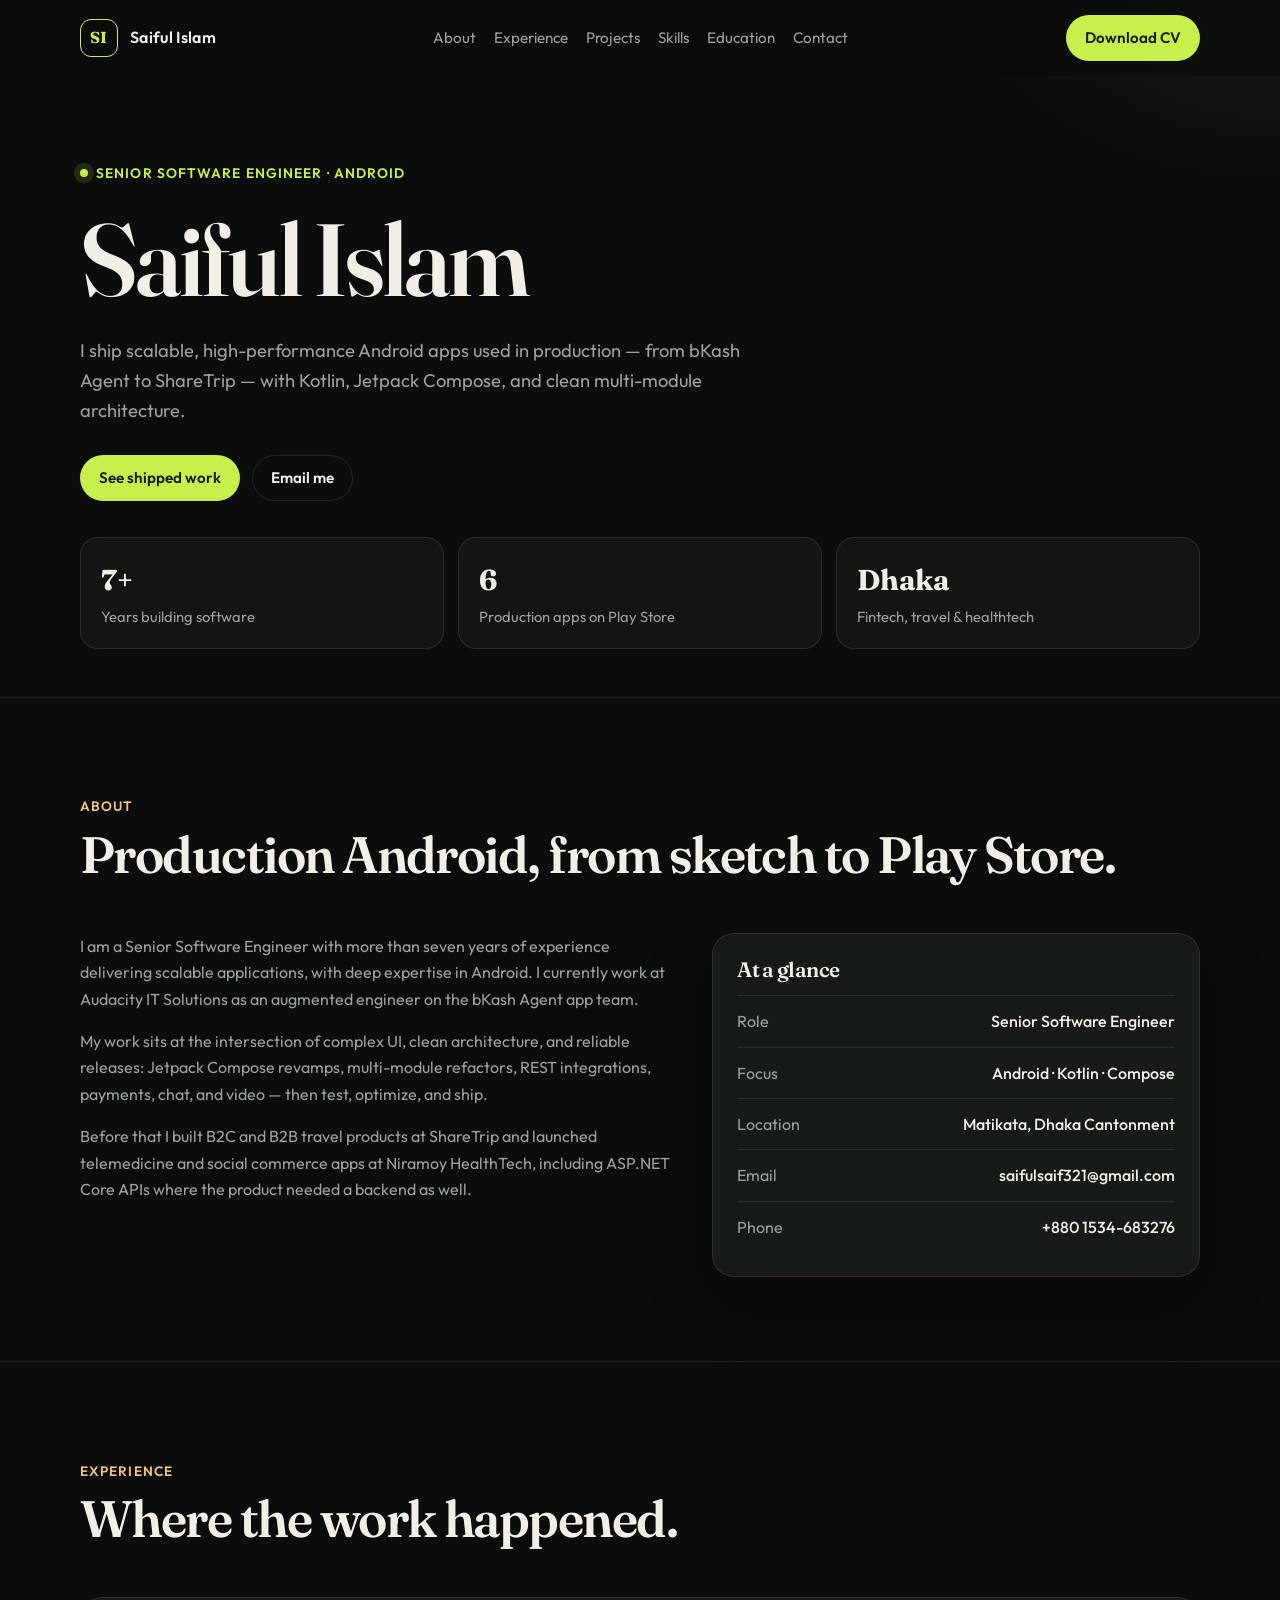
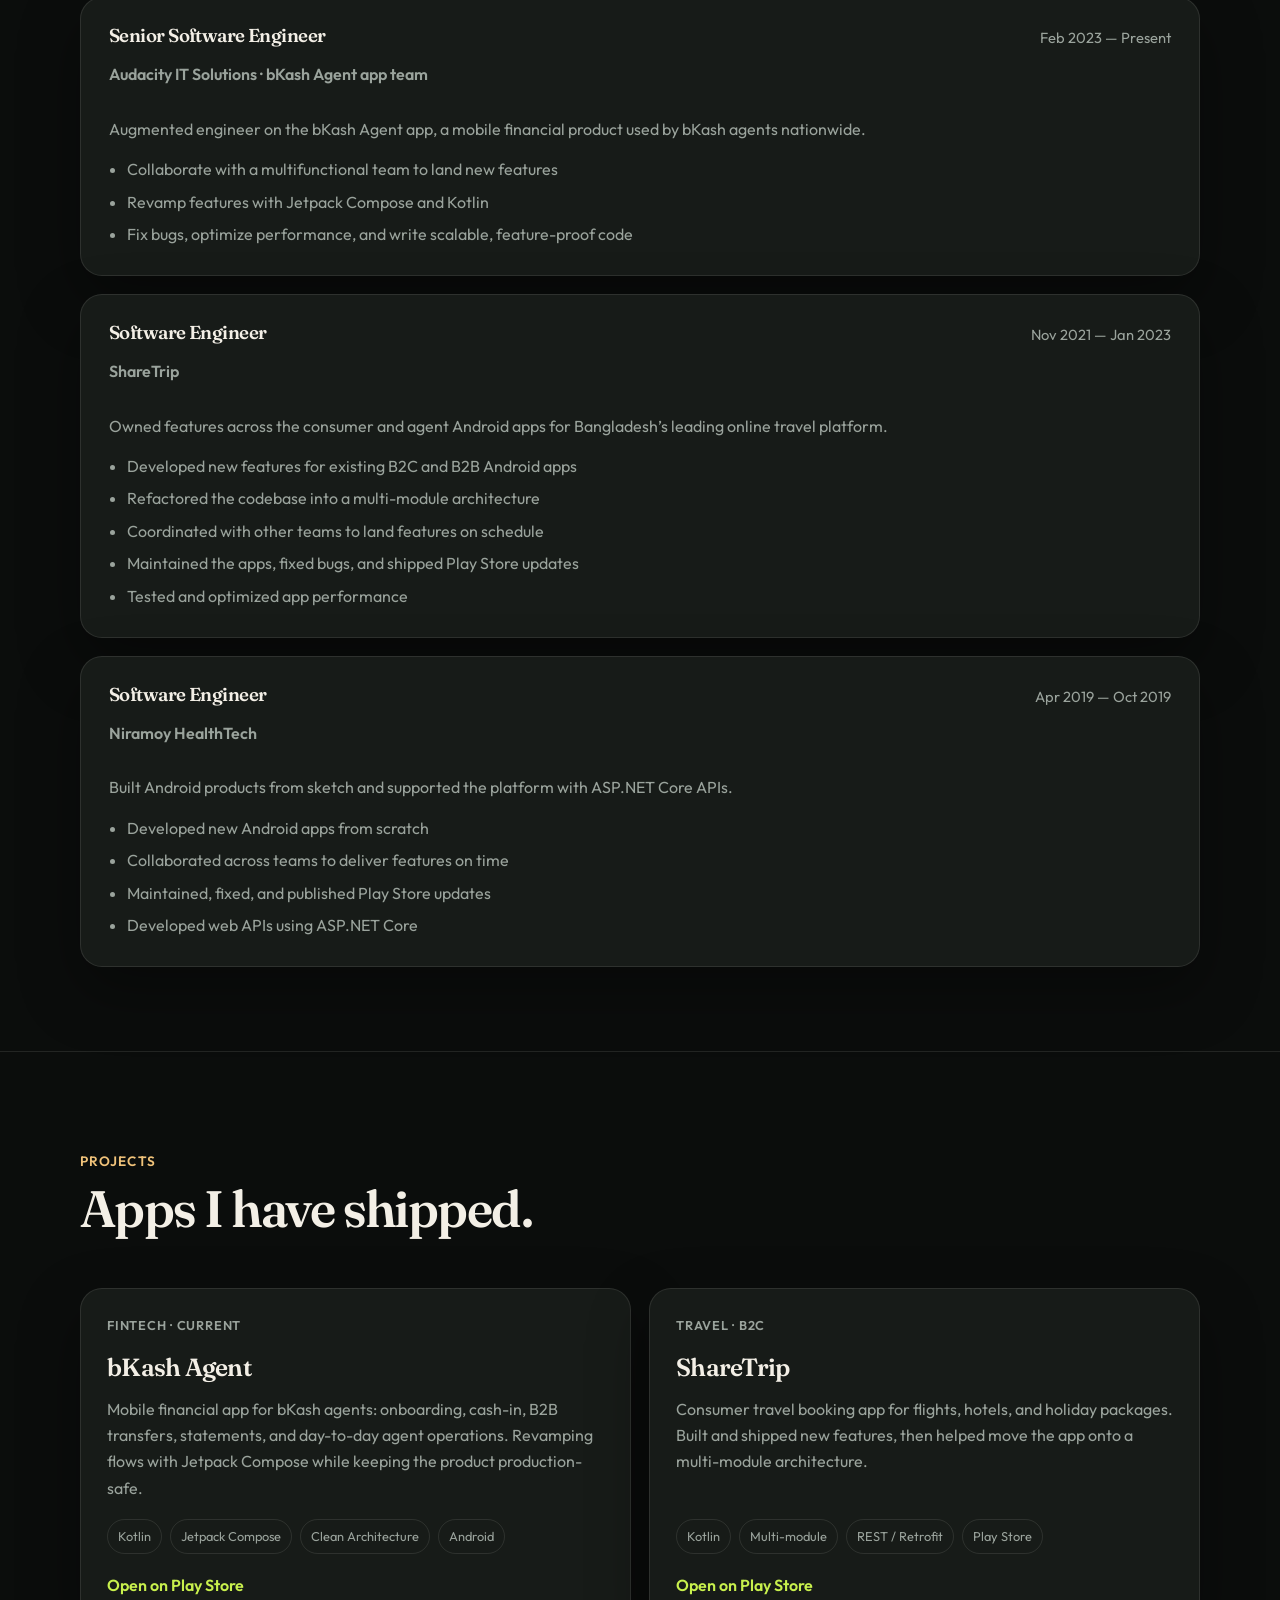
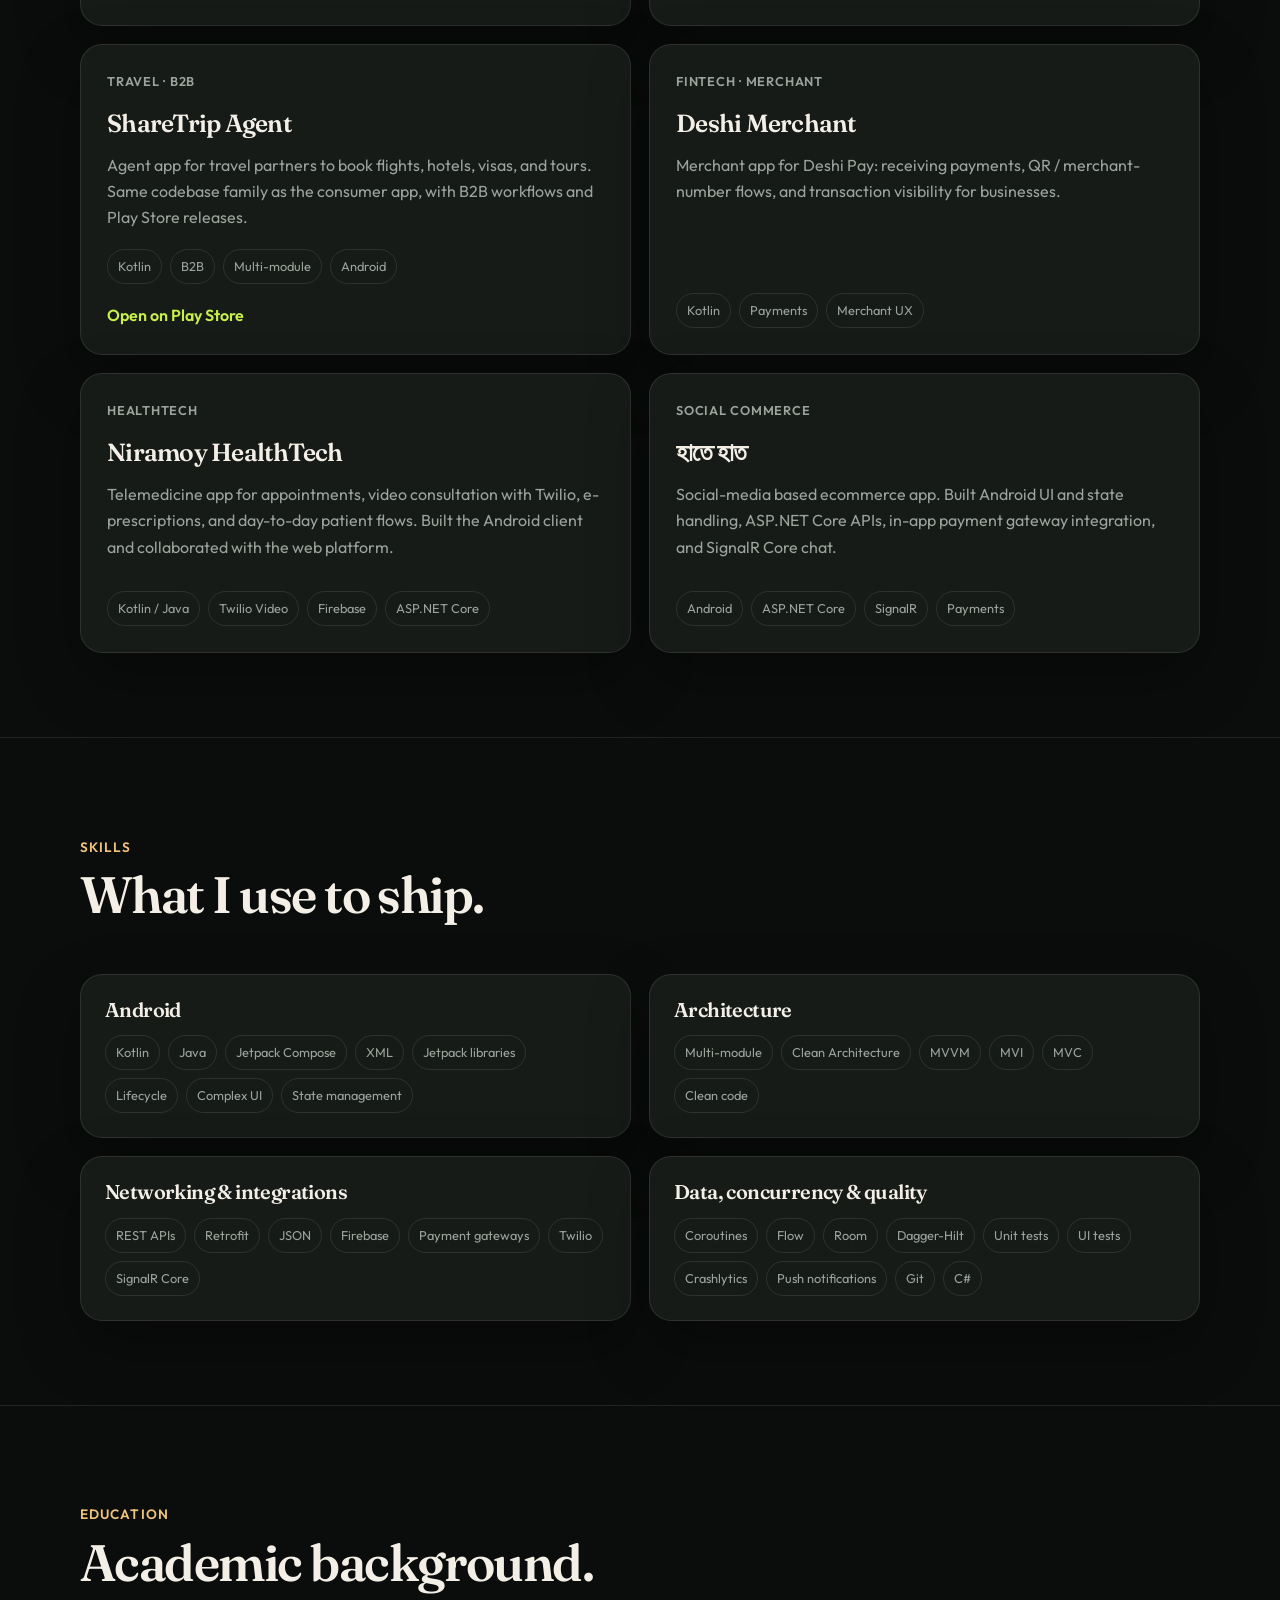
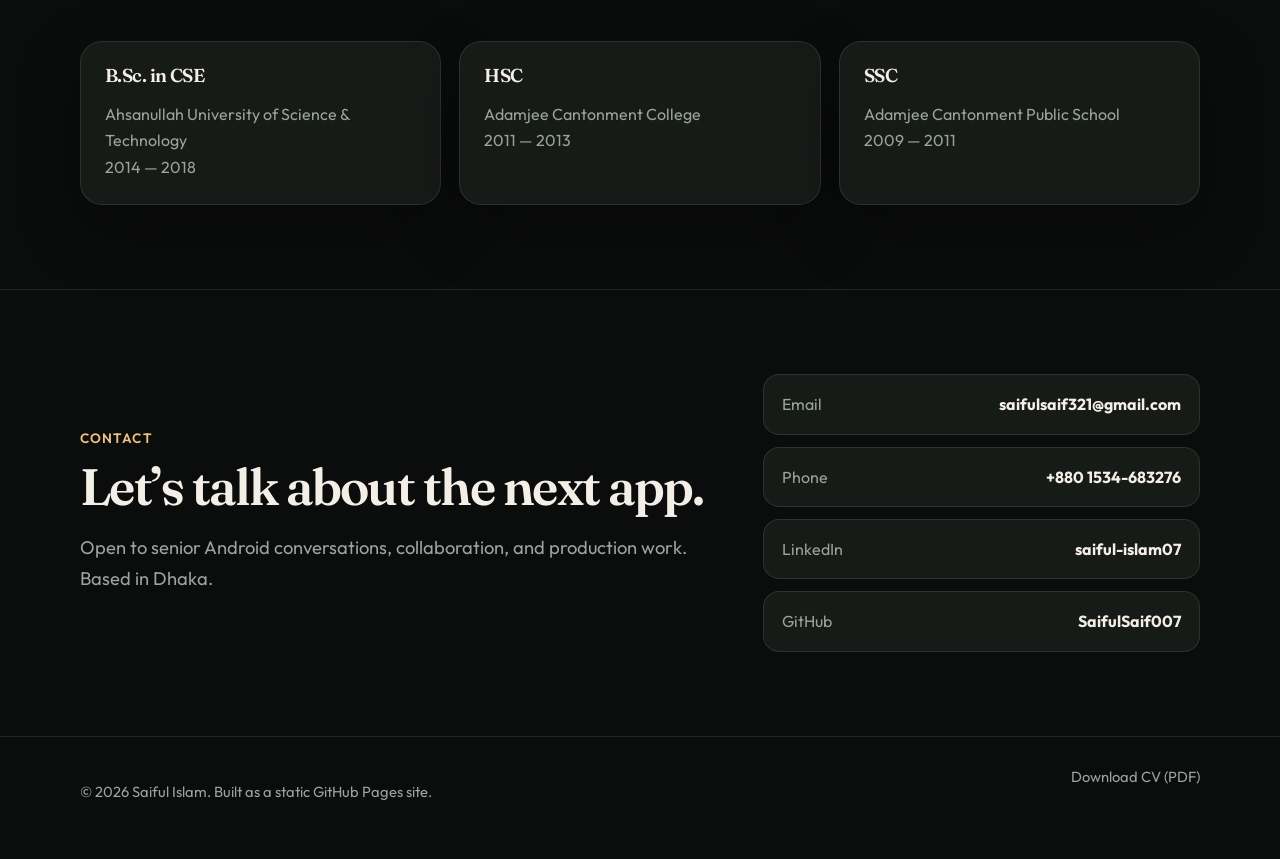
<file: index.html>
<!DOCTYPE html>
<html lang="en">
<head>
  <meta charset="UTF-8">
  <meta name="viewport" content="width=device-width, initial-scale=1.0">
  <title>Saiful Islam — Senior Software Engineer</title>
  <meta name="description" content="Senior Software Engineer with 7+ years of experience building production Android apps across fintech, travel, and healthtech.">
  <meta name="author" content="Saiful Islam">
  <link rel="canonical" href="https://saifulsaif007.github.io/">
  <meta property="og:title" content="Saiful Islam — Senior Software Engineer">
  <meta property="og:description" content="Android engineer specializing in Kotlin, Jetpack Compose, and scalable multi-module apps.">
  <meta property="og:type" content="website">
  <link rel="icon" href="./assets/favicon.svg" type="image/svg+xml">
  <link rel="preconnect" href="https://fonts.googleapis.com">
  <link rel="preconnect" href="https://fonts.gstatic.com" crossorigin>
  <link href="https://fonts.googleapis.com/css2?family=Fraunces:opsz,wght@9..144,500;9..144,600;9..144,700&family=Outfit:wght@400;500;600;700&display=swap" rel="stylesheet">
  <link rel="stylesheet" href="./css/styles.css">
  <script type="application/ld+json">
    {
      "@context": "https://schema.org",
      "@type": "Person",
      "name": "Saiful Islam",
      "jobTitle": "Senior Software Engineer",
      "email": "mailto:saifulsaif321@gmail.com",
      "telephone": "+8801534683276",
      "address": {
        "@type": "PostalAddress",
        "addressLocality": "Dhaka",
        "addressCountry": "BD"
      },
      "url": "https://saifulsaif007.github.io/",
      "sameAs": [
        "https://github.com/SaifulSaif007",
        "https://www.linkedin.com/in/saiful-islam07/"
      ]
    }
  </script>
</head>
<body>
  <a class="skip-link" href="#main">Skip to content</a>
  <header class="site-header">
    <div class="wrap header-inner">
      <a class="logo" href="#top">
        <span class="logo-mark">SI</span>
        Saiful Islam
      </a>
      <nav id="site-nav" class="site-nav" aria-label="Primary">
        <a href="#about">About</a>
        <a href="#experience">Experience</a>
        <a href="#projects">Projects</a>
        <a href="#skills">Skills</a>
        <a href="#education">Education</a>
        <a href="#contact">Contact</a>
      </nav>
      <div class="header-actions">
        <a class="btn btn-primary header-cv" href="./assets/Saiful_Islam_CV.pdf" download>Download CV</a>
        <button class="nav-toggle" type="button" aria-expanded="false" aria-controls="site-nav" aria-label="Open menu">
          <span></span>
        </button>
      </div>
    </div>
  </header>

  <main id="main">
    <section class="hero" id="top">
      <div class="wrap">
        <p class="eyebrow">Senior Software Engineer · Android</p>
        <h1>Saiful Islam</h1>
        <p class="lede">I ship scalable, high-performance Android apps used in production — from bKash Agent to ShareTrip — with Kotlin, Jetpack Compose, and clean multi-module architecture.</p>
        <div class="hero-actions">
          <a class="btn btn-primary" href="#projects">See shipped work</a>
          <a class="btn btn-ghost" href="mailto:saifulsaif321@gmail.com">Email me</a>
        </div>
        <div class="stats">
          <div class="stat">
            <strong>7+</strong>
            <span>Years building software</span>
          </div>
          <div class="stat">
            <strong>6</strong>
            <span>Production apps on Play Store</span>
          </div>
          <div class="stat">
            <strong>Dhaka</strong>
            <span>Fintech, travel &amp; healthtech</span>
          </div>
        </div>
      </div>
    </section>

    <section class="section" id="about">
      <div class="wrap">
        <div class="section-head">
          <div>
            <p class="section-kicker">About</p>
            <h2>Production Android, from sketch to Play Store.</h2>
          </div>
        </div>
        <div class="split">
          <div class="about-copy">
            <p>I am a Senior Software Engineer with more than seven years of experience delivering scalable applications, with deep expertise in Android. I currently work at Audacity IT Solutions as an augmented engineer on the bKash Agent app team.</p>
            <p>My work sits at the intersection of complex UI, clean architecture, and reliable releases: Jetpack Compose revamps, multi-module refactors, REST integrations, payments, chat, and video — then test, optimize, and ship.</p>
            <p>Before that I built B2C and B2B travel products at ShareTrip and launched telemedicine and social commerce apps at Niramoy HealthTech, including ASP.NET Core APIs where the product needed a backend as well.</p>
          </div>
          <aside class="meta-card">
            <h3>At a glance</h3>
            <ul class="meta-list">
              <li><span>Role</span><strong>Senior Software Engineer</strong></li>
              <li><span>Focus</span><strong>Android · Kotlin · Compose</strong></li>
              <li><span>Location</span><strong>Matikata, Dhaka Cantonment</strong></li>
              <li><span>Email</span><strong>saifulsaif321@gmail.com</strong></li>
              <li><span>Phone</span><strong>+880 1534-683276</strong></li>
            </ul>
          </aside>
        </div>
      </div>
    </section>

    <section class="section" id="experience">
      <div class="wrap">
        <div class="section-head">
          <div>
            <p class="section-kicker">Experience</p>
            <h2>Where the work happened.</h2>
          </div>
        </div>
        <div class="timeline">
          <article class="role">
            <div class="role-top">
              <div>
                <h3>Senior Software Engineer</h3>
                <p class="company">Audacity IT Solutions · bKash Agent app team</p>
              </div>
              <p class="when">Feb 2023 — Present</p>
            </div>
            <p>Augmented engineer on the bKash Agent app, a mobile financial product used by bKash agents nationwide.</p>
            <ul>
              <li>Collaborate with a multifunctional team to land new features</li>
              <li>Revamp features with Jetpack Compose and Kotlin</li>
              <li>Fix bugs, optimize performance, and write scalable, feature-proof code</li>
            </ul>
          </article>
          <article class="role">
            <div class="role-top">
              <div>
                <h3>Software Engineer</h3>
                <p class="company">ShareTrip</p>
              </div>
              <p class="when">Nov 2021 — Jan 2023</p>
            </div>
            <p>Owned features across the consumer and agent Android apps for Bangladesh’s leading online travel platform.</p>
            <ul>
              <li>Developed new features for existing B2C and B2B Android apps</li>
              <li>Refactored the codebase into a multi-module architecture</li>
              <li>Coordinated with other teams to land features on schedule</li>
              <li>Maintained the apps, fixed bugs, and shipped Play Store updates</li>
              <li>Tested and optimized app performance</li>
            </ul>
          </article>
          <article class="role">
            <div class="role-top">
              <div>
                <h3>Software Engineer</h3>
                <p class="company">Niramoy HealthTech</p>
              </div>
              <p class="when">Apr 2019 — Oct 2019</p>
            </div>
            <p>Built Android products from sketch and supported the platform with ASP.NET Core APIs.</p>
            <ul>
              <li>Developed new Android apps from scratch</li>
              <li>Collaborated across teams to deliver features on time</li>
              <li>Maintained, fixed, and published Play Store updates</li>
              <li>Developed web APIs using ASP.NET Core</li>
            </ul>
          </article>
        </div>
      </div>
    </section>

    <section class="section" id="projects">
      <div class="wrap">
        <div class="section-head">
          <div>
            <p class="section-kicker">Projects</p>
            <h2>Apps I have shipped.</h2>
          </div>
        </div>
        <div class="projects">
          <article class="project">
            <p class="project-tag">Fintech · Current</p>
            <h3>bKash Agent</h3>
            <p>Mobile financial app for bKash agents: onboarding, cash-in, B2B transfers, statements, and day-to-day agent operations. Revamping flows with Jetpack Compose while keeping the product production-safe.</p>
            <div class="chips">
              <span class="chip">Kotlin</span>
              <span class="chip">Jetpack Compose</span>
              <span class="chip">Clean Architecture</span>
              <span class="chip">Android</span>
            </div>
            <a class="project-link" href="https://play.google.com/store/apps/details?id=com.bkash.businessapp" target="_blank" rel="noopener noreferrer">Open on Play Store</a>
          </article>
          <article class="project">
            <p class="project-tag">Travel · B2C</p>
            <h3>ShareTrip</h3>
            <p>Consumer travel booking app for flights, hotels, and holiday packages. Built and shipped new features, then helped move the app onto a multi-module architecture.</p>
            <div class="chips">
              <span class="chip">Kotlin</span>
              <span class="chip">Multi-module</span>
              <span class="chip">REST / Retrofit</span>
              <span class="chip">Play Store</span>
            </div>
            <a class="project-link" href="https://play.google.com/store/apps/details?id=net.sharetrip" target="_blank" rel="noopener noreferrer">Open on Play Store</a>
          </article>
          <article class="project">
            <p class="project-tag">Travel · B2B</p>
            <h3>ShareTrip Agent</h3>
            <p>Agent app for travel partners to book flights, hotels, visas, and tours. Same codebase family as the consumer app, with B2B workflows and Play Store releases.</p>
            <div class="chips">
              <span class="chip">Kotlin</span>
              <span class="chip">B2B</span>
              <span class="chip">Multi-module</span>
              <span class="chip">Android</span>
            </div>
            <a class="project-link" href="https://play.google.com/store/apps/details?id=net.sharetrip.b2b" target="_blank" rel="noopener noreferrer">Open on Play Store</a>
          </article>
          <article class="project">
            <p class="project-tag">Fintech · Merchant</p>
            <h3>Deshi Merchant</h3>
            <p>Merchant app for Deshi Pay: receiving payments, QR / merchant-number flows, and transaction visibility for businesses.</p>
            <div class="chips">
              <span class="chip">Kotlin</span>
              <span class="chip">Payments</span>
              <span class="chip">Merchant UX</span>
            </div>
          </article>
          <article class="project">
            <p class="project-tag">Healthtech</p>
            <h3>Niramoy HealthTech</h3>
            <p>Telemedicine app for appointments, video consultation with Twilio, e-prescriptions, and day-to-day patient flows. Built the Android client and collaborated with the web platform.</p>
            <div class="chips">
              <span class="chip">Kotlin / Java</span>
              <span class="chip">Twilio Video</span>
              <span class="chip">Firebase</span>
              <span class="chip">ASP.NET Core</span>
            </div>
          </article>
          <article class="project">
            <p class="project-tag">Social commerce</p>
            <h3>হাতে হাত</h3>
            <p>Social-media based ecommerce app. Built Android UI and state handling, ASP.NET Core APIs, in-app payment gateway integration, and SignalR Core chat.</p>
            <div class="chips">
              <span class="chip">Android</span>
              <span class="chip">ASP.NET Core</span>
              <span class="chip">SignalR</span>
              <span class="chip">Payments</span>
            </div>
          </article>
        </div>
      </div>
    </section>

    <section class="section" id="skills">
      <div class="wrap">
        <div class="section-head">
          <div>
            <p class="section-kicker">Skills</p>
            <h2>What I use to ship.</h2>
          </div>
        </div>
        <div class="skills">
          <article class="skill-group">
            <h3>Android</h3>
            <div class="chips">
              <span class="chip">Kotlin</span>
              <span class="chip">Java</span>
              <span class="chip">Jetpack Compose</span>
              <span class="chip">XML</span>
              <span class="chip">Jetpack libraries</span>
              <span class="chip">Lifecycle</span>
              <span class="chip">Complex UI</span>
              <span class="chip">State management</span>
            </div>
          </article>
          <article class="skill-group">
            <h3>Architecture</h3>
            <div class="chips">
              <span class="chip">Multi-module</span>
              <span class="chip">Clean Architecture</span>
              <span class="chip">MVVM</span>
              <span class="chip">MVI</span>
              <span class="chip">MVC</span>
              <span class="chip">Clean code</span>
            </div>
          </article>
          <article class="skill-group">
            <h3>Networking &amp; integrations</h3>
            <div class="chips">
              <span class="chip">REST APIs</span>
              <span class="chip">Retrofit</span>
              <span class="chip">JSON</span>
              <span class="chip">Firebase</span>
              <span class="chip">Payment gateways</span>
              <span class="chip">Twilio</span>
              <span class="chip">SignalR Core</span>
            </div>
          </article>
          <article class="skill-group">
            <h3>Data, concurrency &amp; quality</h3>
            <div class="chips">
              <span class="chip">Coroutines</span>
              <span class="chip">Flow</span>
              <span class="chip">Room</span>
              <span class="chip">Dagger-Hilt</span>
              <span class="chip">Unit tests</span>
              <span class="chip">UI tests</span>
              <span class="chip">Crashlytics</span>
              <span class="chip">Push notifications</span>
              <span class="chip">Git</span>
              <span class="chip">C#</span>
            </div>
          </article>
        </div>
      </div>
    </section>

    <section class="section" id="education">
      <div class="wrap">
        <div class="section-head">
          <div>
            <p class="section-kicker">Education</p>
            <h2>Academic background.</h2>
          </div>
        </div>
        <div class="education">
          <article class="edu-card">
            <h3>B.Sc. in CSE</h3>
            <p>Ahsanullah University of Science &amp; Technology</p>
            <p>2014 — 2018</p>
          </article>
          <article class="edu-card">
            <h3>HSC</h3>
            <p>Adamjee Cantonment College</p>
            <p>2011 — 2013</p>
          </article>
          <article class="edu-card">
            <h3>SSC</h3>
            <p>Adamjee Cantonment Public School</p>
            <p>2009 — 2011</p>
          </article>
        </div>
      </div>
    </section>

    <section class="section" id="contact">
      <div class="wrap contact-grid">
        <div>
          <p class="section-kicker">Contact</p>
          <h2>Let’s talk about the next app.</h2>
          <p class="lede">Open to senior Android conversations, collaboration, and production work. Based in Dhaka.</p>
        </div>
        <div class="contact-links">
          <a href="mailto:saifulsaif321@gmail.com"><span>Email</span><strong>saifulsaif321@gmail.com</strong></a>
          <a href="tel:+8801534683276"><span>Phone</span><strong>+880 1534-683276</strong></a>
          <a href="https://www.linkedin.com/in/saiful-islam07/" target="_blank" rel="noopener noreferrer"><span>LinkedIn</span><strong>saiful-islam07</strong></a>
          <a href="https://github.com/SaifulSaif007" target="_blank" rel="noopener noreferrer"><span>GitHub</span><strong>SaifulSaif007</strong></a>
        </div>
      </div>
    </section>
  </main>

  <footer class="site-footer">
    <div class="wrap footer-inner">
      <p>© <span id="year"></span> Saiful Islam. Built as a static GitHub Pages site.</p>
      <a href="./assets/Saiful_Islam_CV.pdf" download>Download CV (PDF)</a>
    </div>
  </footer>
  <script src="./js/main.js"></script>
</body>
</html>
</file>
<file: css/styles.css>
:root {
  --bg: #0b0d0c;
  --bg-soft: #121614;
  --surface: #171b18;
  --line: rgba(243, 239, 230, 0.1);
  --text: #f3efe6;
  --muted: #9aa39c;
  --accent: #c8f04d;
  --accent-ink: #15200a;
  --warm: #f0c27a;
  --shadow: 0 24px 60px rgba(0, 0, 0, 0.35);
  --radius: 22px;
  --max: 1120px;
  --header: 76px;
  --sans: "Outfit", "Segoe UI", sans-serif;
  --serif: "Fraunces", Georgia, serif;
}

*,
*::before,
*::after {
  box-sizing: border-box;
}

html {
  scroll-behavior: smooth;
}

body {
  margin: 0;
  font-family: var(--sans);
  color: var(--text);
  background:
    radial-gradient(900px 480px at 8% -10%, rgba(200, 240, 77, 0.08), transparent 50%),
    radial-gradient(700px 420px at 100% 0%, rgba(240, 194, 122, 0.06), transparent 45%),
    var(--bg);
  line-height: 1.65;
}

body.nav-open {
  overflow: hidden;
}

a {
  color: inherit;
  text-decoration: none;
}

img {
  max-width: 100%;
}

.skip-link {
  position: absolute;
  left: 16px;
  top: -48px;
  z-index: 80;
  padding: 10px 14px;
  background: var(--accent);
  color: var(--accent-ink);
  font-weight: 600;
}

.skip-link:focus {
  top: 16px;
}

.wrap {
  width: min(var(--max), calc(100% - 40px));
  margin: 0 auto;
}

.site-header {
  position: sticky;
  top: 0;
  z-index: 40;
  height: var(--header);
  display: flex;
  align-items: center;
  border-bottom: 1px solid transparent;
  background: rgba(11, 13, 12, 0.72);
  backdrop-filter: blur(16px);
}

.site-header.is-scrolled {
  border-bottom-color: var(--line);
}

.header-inner {
  display: flex;
  align-items: center;
  justify-content: space-between;
  gap: 20px;
}

.logo {
  display: flex;
  align-items: center;
  gap: 12px;
  font-weight: 600;
  letter-spacing: 0.02em;
}

.logo-mark {
  width: 38px;
  height: 38px;
  display: grid;
  place-items: center;
  border: 1px solid var(--accent);
  border-radius: 11px;
  color: var(--accent);
  font-family: var(--serif);
  font-weight: 700;
}

.header-actions {
  display: flex;
  align-items: center;
  gap: 10px;
  flex-shrink: 0;
}

.header-cv {
  flex-shrink: 0;
}

.site-nav {
  display: flex;
  align-items: center;
  gap: 18px;
}

.site-nav a {
  color: var(--muted);
  font-size: 0.95rem;
}

.site-nav a:hover,
.site-nav a.is-active {
  color: var(--text);
}

.nav-toggle {
  display: none;
  width: 42px;
  height: 42px;
  border: 1px solid var(--line);
  border-radius: 12px;
  background: transparent;
  color: var(--text);
  cursor: pointer;
}

.nav-toggle span,
.nav-toggle span::before,
.nav-toggle span::after {
  display: block;
  width: 18px;
  height: 1.5px;
  background: currentColor;
  position: relative;
}

.nav-toggle span::before,
.nav-toggle span::after {
  content: "";
  position: absolute;
  left: 0;
}

.nav-toggle span::before {
  top: -6px;
}

.nav-toggle span::after {
  top: 6px;
}

.btn {
  display: inline-flex;
  align-items: center;
  justify-content: center;
  gap: 8px;
  min-height: 46px;
  padding: 0 18px;
  border-radius: 999px;
  border: 1px solid transparent;
  font-weight: 600;
  font-size: 0.95rem;
}

.btn-primary {
  background: var(--accent);
  color: var(--accent-ink);
}

.btn-ghost {
  border-color: var(--line);
  color: var(--text);
  background: transparent;
}

.btn:hover {
  transform: translateY(-1px);
}

.hero {
  padding: 72px 0 48px;
}

.eyebrow {
  display: inline-flex;
  align-items: center;
  gap: 8px;
  margin-bottom: 18px;
  color: var(--accent);
  font-size: 0.86rem;
  font-weight: 600;
  letter-spacing: 0.08em;
  text-transform: uppercase;
}

.eyebrow::before {
  content: "";
  width: 8px;
  height: 8px;
  border-radius: 50%;
  background: var(--accent);
  box-shadow: 0 0 0 6px rgba(200, 240, 77, 0.12);
}

h1,
h2,
h3 {
  font-family: var(--serif);
  font-weight: 600;
  letter-spacing: -0.03em;
  line-height: 1.12;
  margin: 0 0 14px;
}

h1 {
  font-size: clamp(3rem, 8vw, 6.4rem);
  max-width: 12ch;
}

h2 {
  font-size: clamp(2rem, 4vw, 3.2rem);
}

.lede {
  max-width: 680px;
  color: var(--muted);
  font-size: 1.15rem;
}

.hero-actions {
  display: flex;
  flex-wrap: wrap;
  gap: 12px;
  margin: 28px 0 36px;
}

.stats {
  display: grid;
  grid-template-columns: repeat(3, minmax(0, 1fr));
  gap: 14px;
}

.stat {
  padding: 18px 20px;
  border: 1px solid var(--line);
  border-radius: 18px;
  background: rgba(23, 27, 24, 0.7);
}

.stat strong {
  display: block;
  font-family: var(--serif);
  font-size: 1.8rem;
}

.stat span {
  color: var(--muted);
  font-size: 0.92rem;
}

.section {
  padding: 84px 0;
  border-top: 1px solid var(--line);
}

.section-head {
  display: flex;
  justify-content: space-between;
  gap: 24px;
  align-items: end;
  margin-bottom: 36px;
}

.section-kicker {
  color: var(--warm);
  font-size: 0.85rem;
  font-weight: 600;
  letter-spacing: 0.08em;
  text-transform: uppercase;
  margin-bottom: 8px;
}

.split {
  display: grid;
  grid-template-columns: 1.1fr 0.9fr;
  gap: 36px;
}

.about-copy p {
  color: var(--muted);
  margin: 0 0 16px;
}

.meta-card,
.role,
.project,
.skill-group,
.edu-card {
  background: var(--surface);
  border: 1px solid var(--line);
  border-radius: var(--radius);
  box-shadow: var(--shadow);
}

.meta-card {
  padding: 24px;
}

.meta-card h3 {
  font-size: 1.3rem;
}

.meta-list {
  list-style: none;
  padding: 0;
  margin: 0;
}

.meta-list li {
  display: flex;
  justify-content: space-between;
  gap: 16px;
  padding: 12px 0;
  border-top: 1px solid var(--line);
  color: var(--muted);
}

.meta-list strong {
  color: var(--text);
  font-weight: 500;
}

.timeline {
  display: grid;
  gap: 18px;
}

.role {
  padding: 28px;
}

.role-top {
  display: flex;
  justify-content: space-between;
  gap: 16px;
  align-items: start;
  margin-bottom: 14px;
}

.company {
  color: var(--accent);
  font-weight: 600;
}

.when {
  color: var(--muted);
  white-space: nowrap;
  font-size: 0.92rem;
}

.role p {
  color: var(--muted);
  margin: 0 0 14px;
}

.role ul {
  margin: 0;
  padding-left: 18px;
  color: var(--muted);
}

.role li + li {
  margin-top: 6px;
}

.projects {
  display: grid;
  grid-template-columns: repeat(2, minmax(0, 1fr));
  gap: 18px;
}

.project {
  padding: 26px;
  display: flex;
  flex-direction: column;
  min-height: 280px;
  transition: border-color 0.2s ease;
}

.role,
.project,
.contact-links a {
  transition: border-color 0.2s ease;
}

.role:hover,
.project:hover,
.contact-links a:hover {
  border-color: rgba(200, 240, 77, 0.28);
}

.project-tag {
  color: var(--warm);
  font-size: 0.8rem;
  font-weight: 600;
  letter-spacing: 0.06em;
  text-transform: uppercase;
  margin-bottom: 10px;
}

.project h3 {
  font-size: 1.55rem;
}

.project p {
  color: var(--muted);
  margin: 0 0 18px;
}

.chips {
  display: flex;
  flex-wrap: wrap;
  gap: 8px;
  margin-top: auto;
}

.chip {
  padding: 6px 10px;
  border-radius: 999px;
  border: 1px solid var(--line);
  color: var(--muted);
  font-size: 0.8rem;
}

.project-link {
  margin-top: 18px;
  color: var(--accent);
  font-weight: 600;
  width: fit-content;
}

.skills {
  display: grid;
  grid-template-columns: repeat(2, minmax(0, 1fr));
  gap: 18px;
}

.skill-group {
  padding: 24px;
}

.skill-group h3 {
  font-size: 1.25rem;
}

.education {
  display: grid;
  grid-template-columns: repeat(3, minmax(0, 1fr));
  gap: 18px;
}

.edu-card {
  padding: 24px;
}

.edu-card p {
  color: var(--muted);
  margin: 0;
}

.contact-grid {
  display: grid;
  grid-template-columns: 1.2fr 0.8fr;
  gap: 28px;
  align-items: center;
}

.contact-links {
  display: grid;
  gap: 12px;
}

.contact-links a {
  display: flex;
  justify-content: space-between;
  align-items: center;
  padding: 16px 18px;
  border-radius: 16px;
  border: 1px solid var(--line);
  background: var(--surface);
  color: var(--muted);
}

.contact-links a strong {
  color: var(--text);
}

.site-footer {
  padding: 28px 0 40px;
  border-top: 1px solid var(--line);
  color: var(--muted);
  font-size: 0.92rem;
}

.footer-inner {
  display: flex;
  justify-content: space-between;
  gap: 16px;
}

@media (max-width: 900px) {
  .nav-toggle {
    display: grid;
    place-items: center;
  }

  .site-nav {
    position: fixed;
    inset: var(--header) 0 0;
    display: none;
    flex-direction: column;
    align-items: flex-start;
    padding: 28px;
    background: #0e110f;
  }

  .site-nav.is-open {
    display: flex;
  }

  .split,
  .projects,
  .skills,
  .education,
  .contact-grid,
  .stats,
  .footer-inner {
    grid-template-columns: 1fr;
  }

  .role-top,
  .footer-inner {
    flex-direction: column;
  }

  .hero {
    padding-top: 40px;
  }

  .section {
    padding: 64px 0;
  }
}

@media (prefers-reduced-motion: reduce) {
  html {
    scroll-behavior: auto;
  }

  .btn:hover {
    transform: none;
  }
}
</file>
